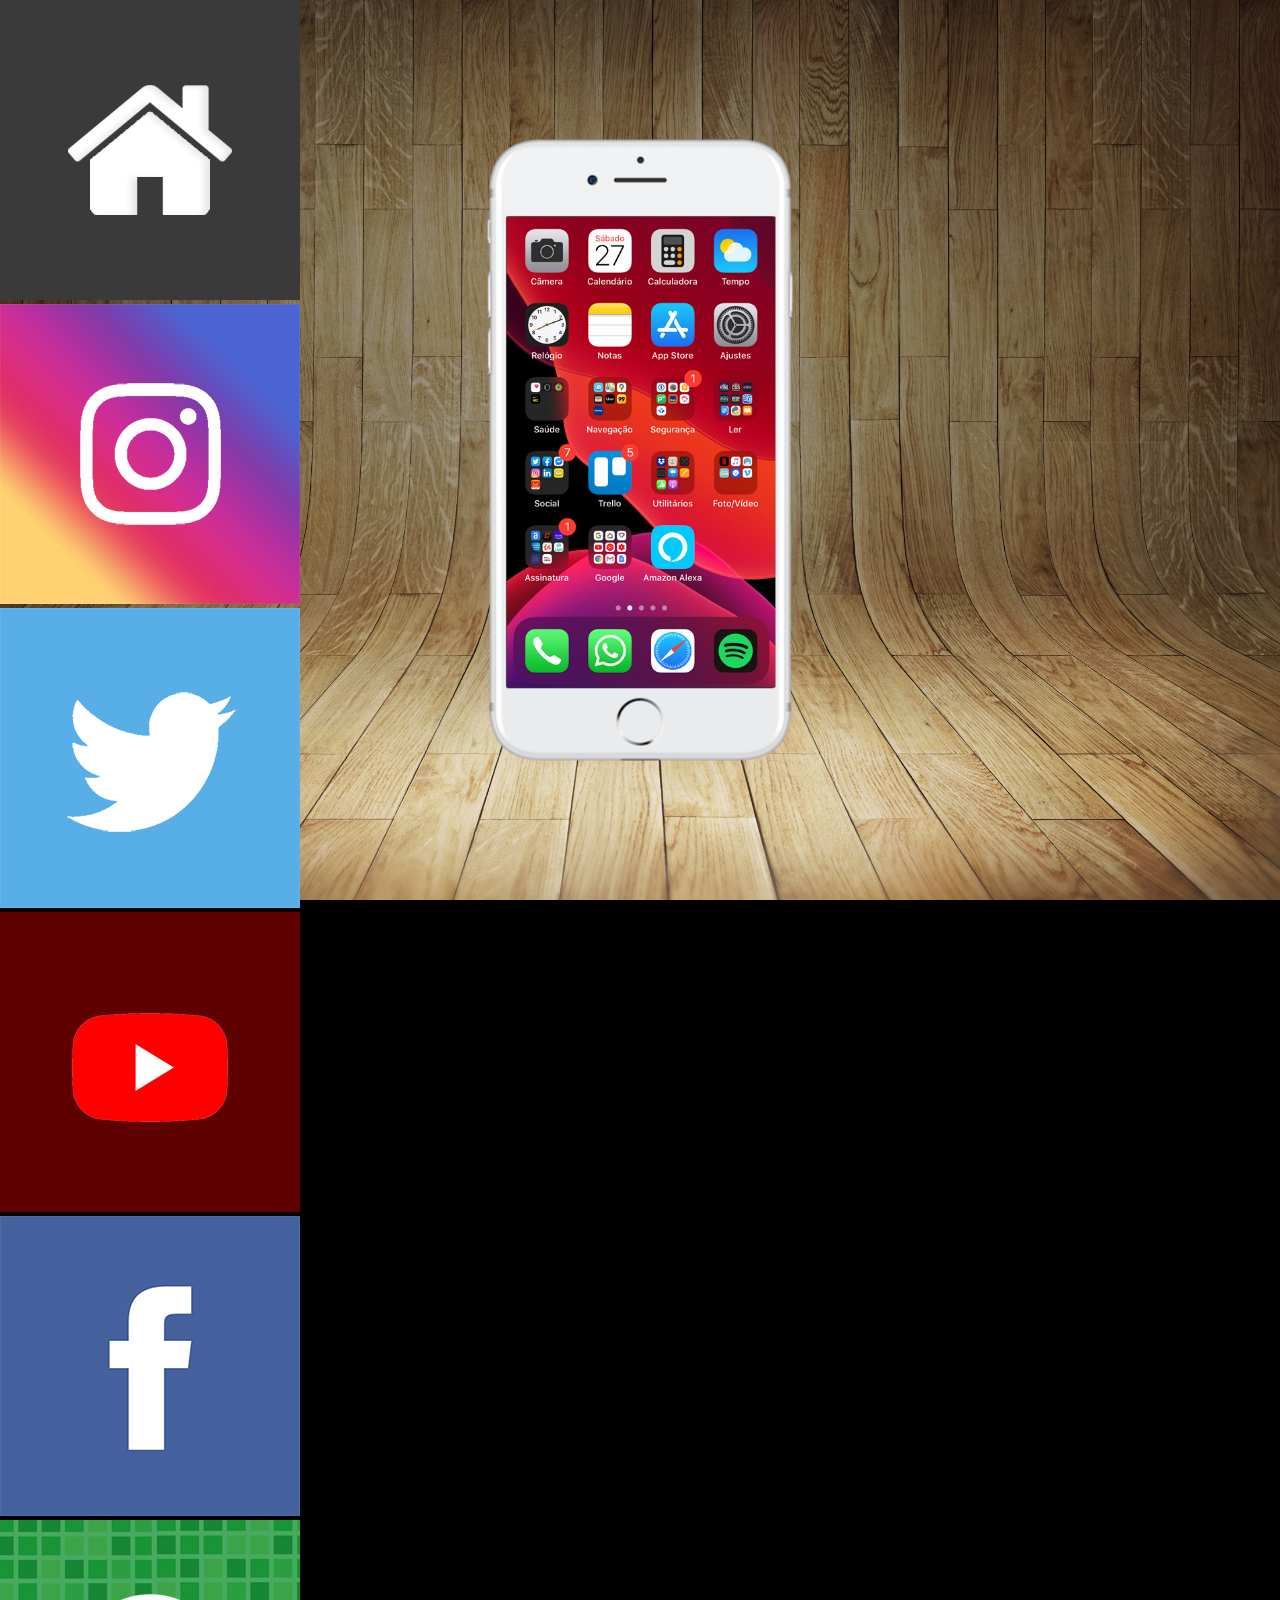
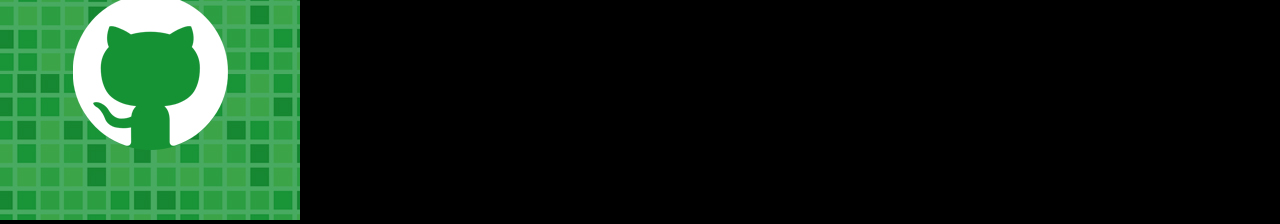
<file: index.html>
<!DOCTYPE html>
<html lang="pt-br">
<head>
    <meta charset="UTF-8">
    <meta name="viewport" content="width=device-width, initial-scale=1.0">
    <link rel="shortcut icon" href="favicon.ico" type="image/x-icon">
    <link rel="stylesheet" href=" estilos/style.css">
    <title>Projeto Redes Sociais</title>
</head>
<body>
    <main>
        <section id="telefone">
          <iframe src="home.html" name="tela" id="tela" frameborder="0"></iframe>
        </section>
        <section id="redes-sociais">
            <a href="home.html" target="tela"><img src="imagens/logo-home.jpg" alt="Home"></a><br>
            <a href="#" target="tela"><img src="imagens/logo-instagram.jpg" alt="Instragram"></a><br>
            <a href="#" target="tela"><img src="imagens/logo-twitter.jpg" alt="Twitter"></a><br>
            <a href="youtube.html" target="tela"><img src="imagens/logo-youtube.jpg" alt="Youtube"></a><br>
            <a href="" target="tela"><img src="imagens/logo-facebook.jpg" alt="Facebook"></a><br>
            <a href="github.html" target="tela"><img src="imagens/logo-github.jpg" alt="Github"></a>

        </section>
    </main>
</body>
</html>
</file>
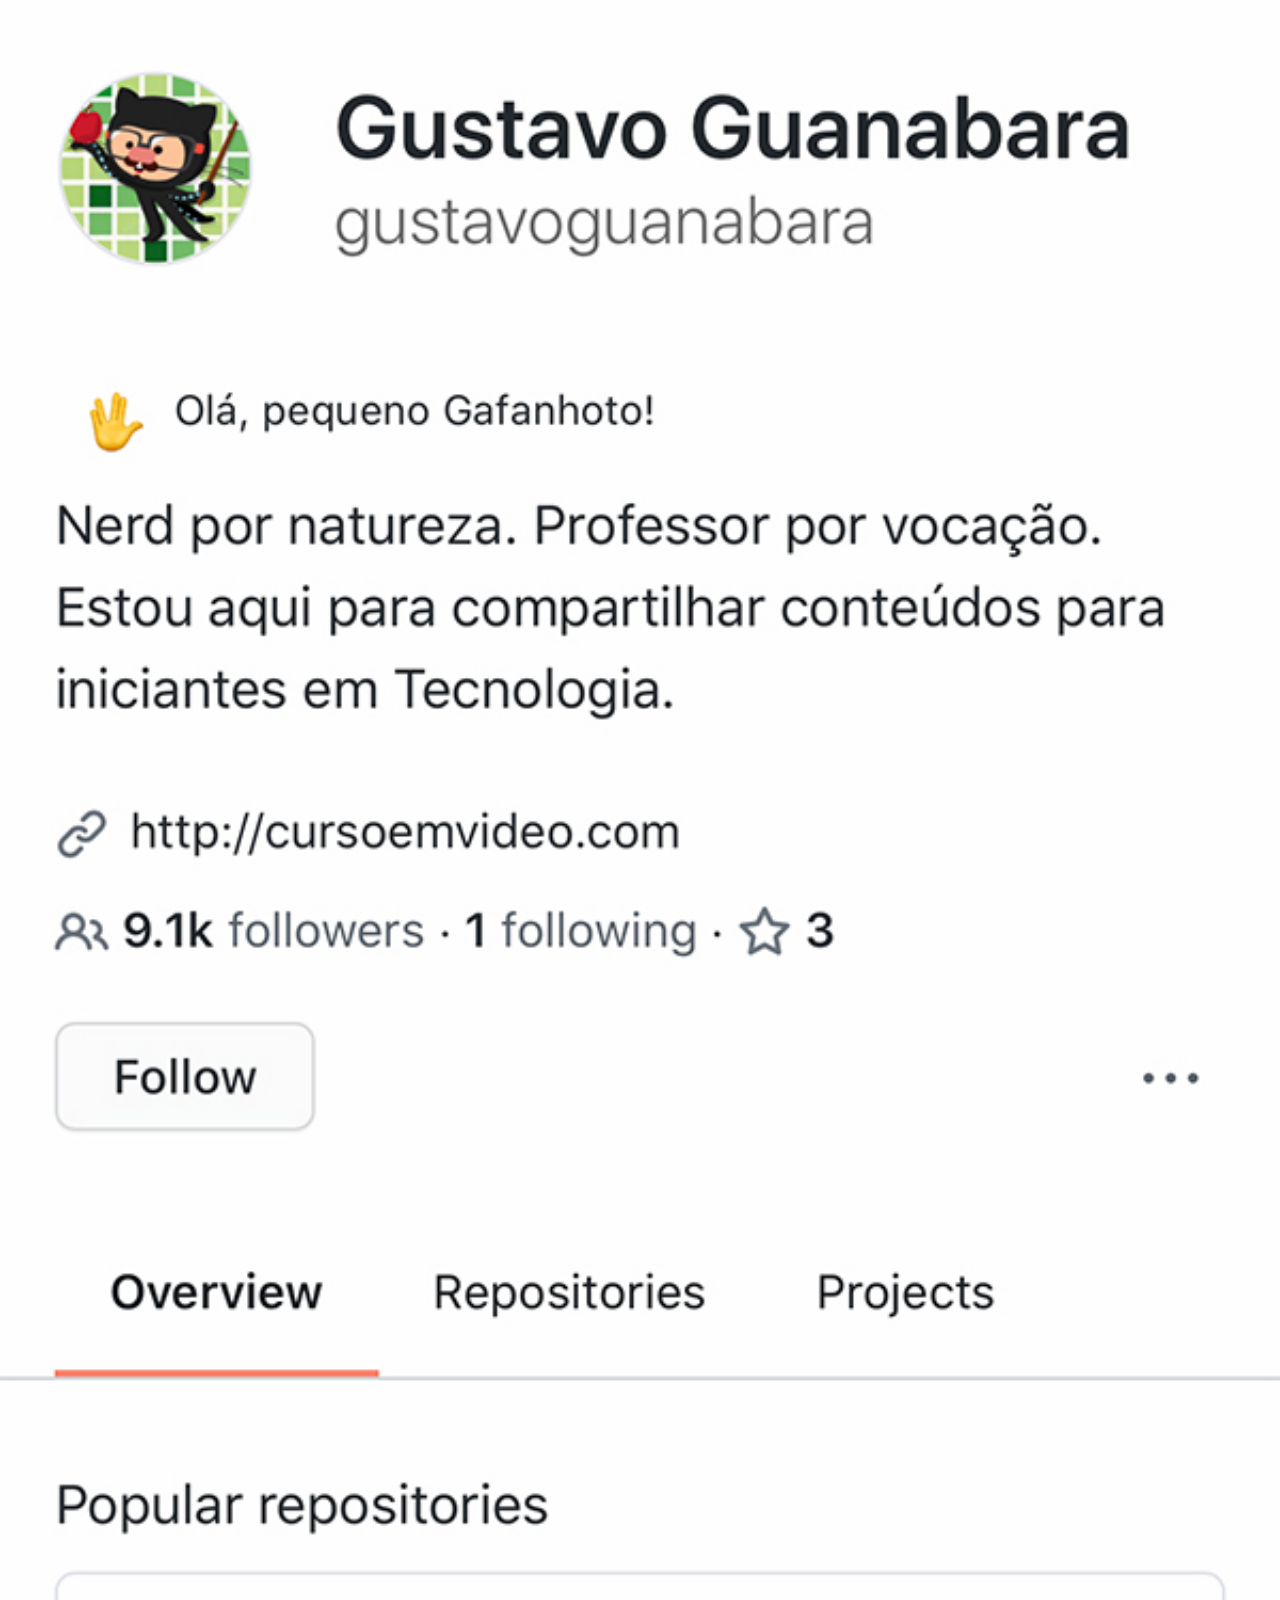
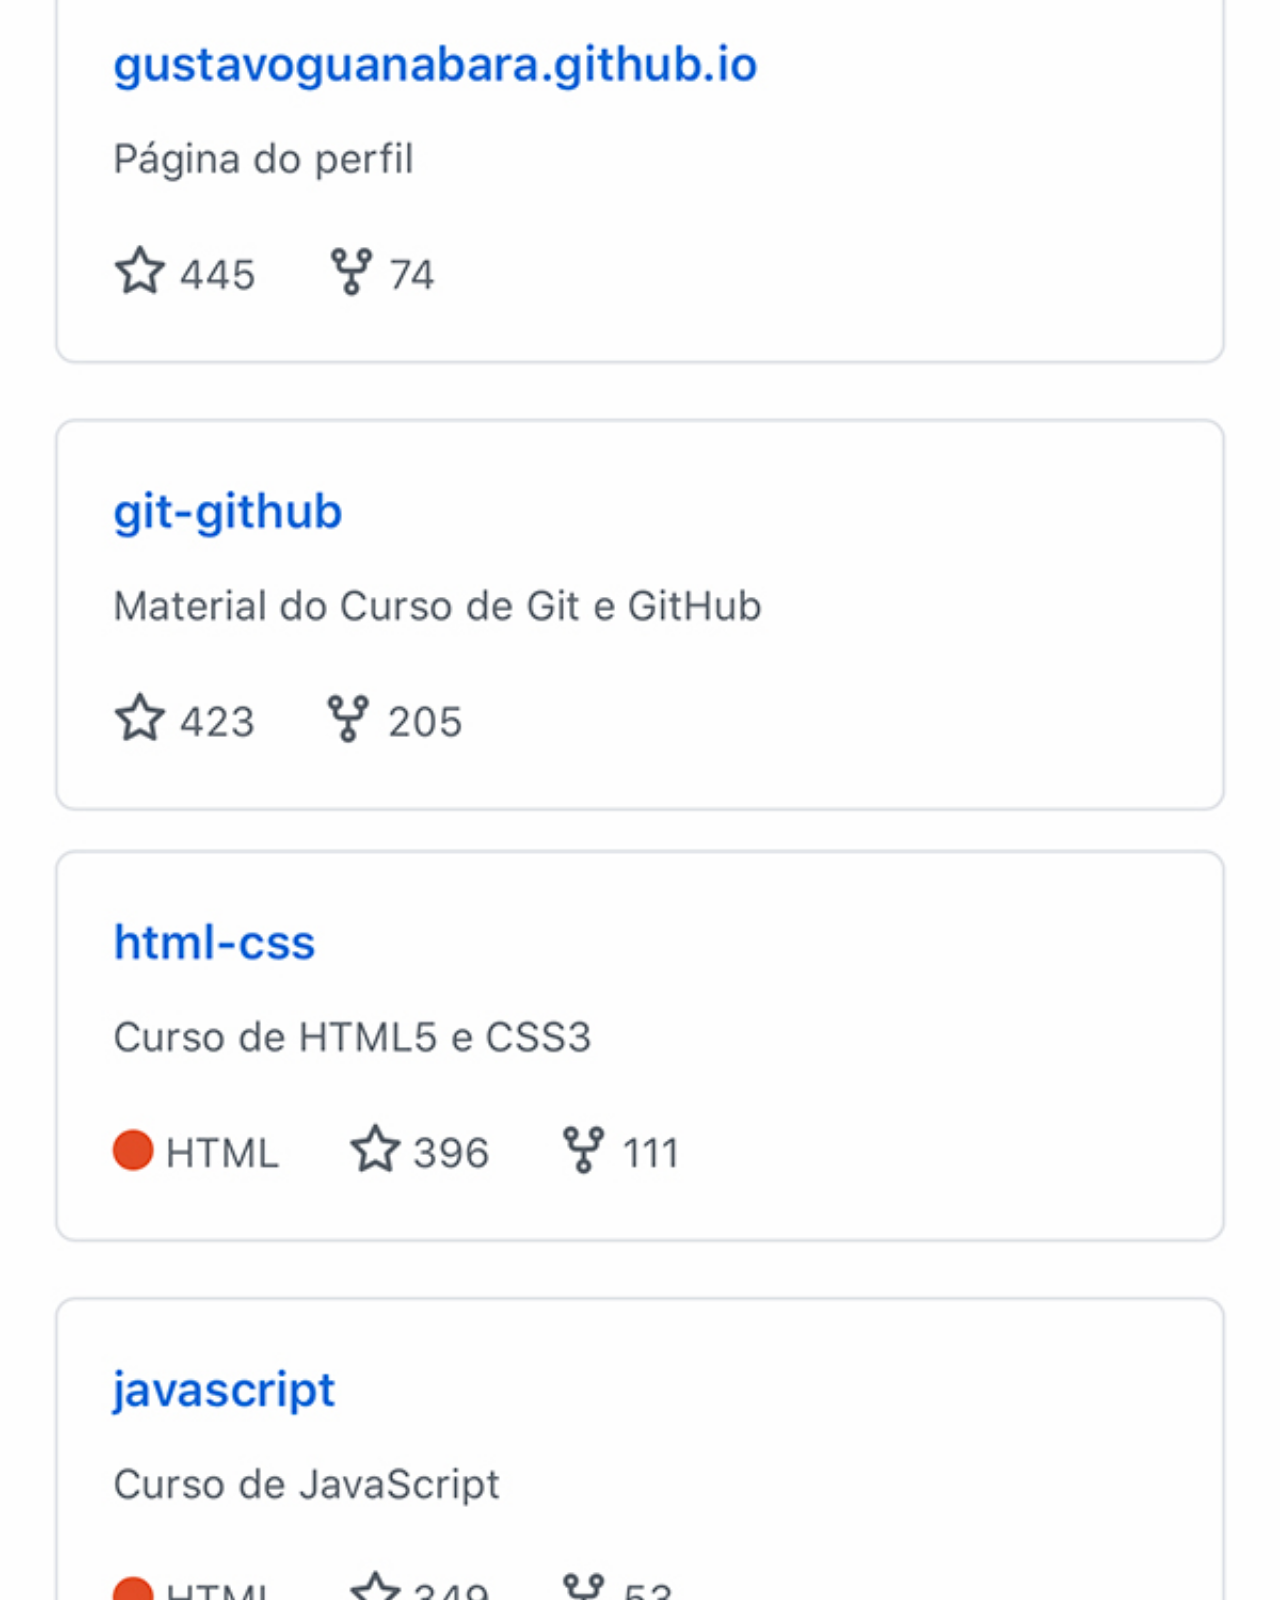
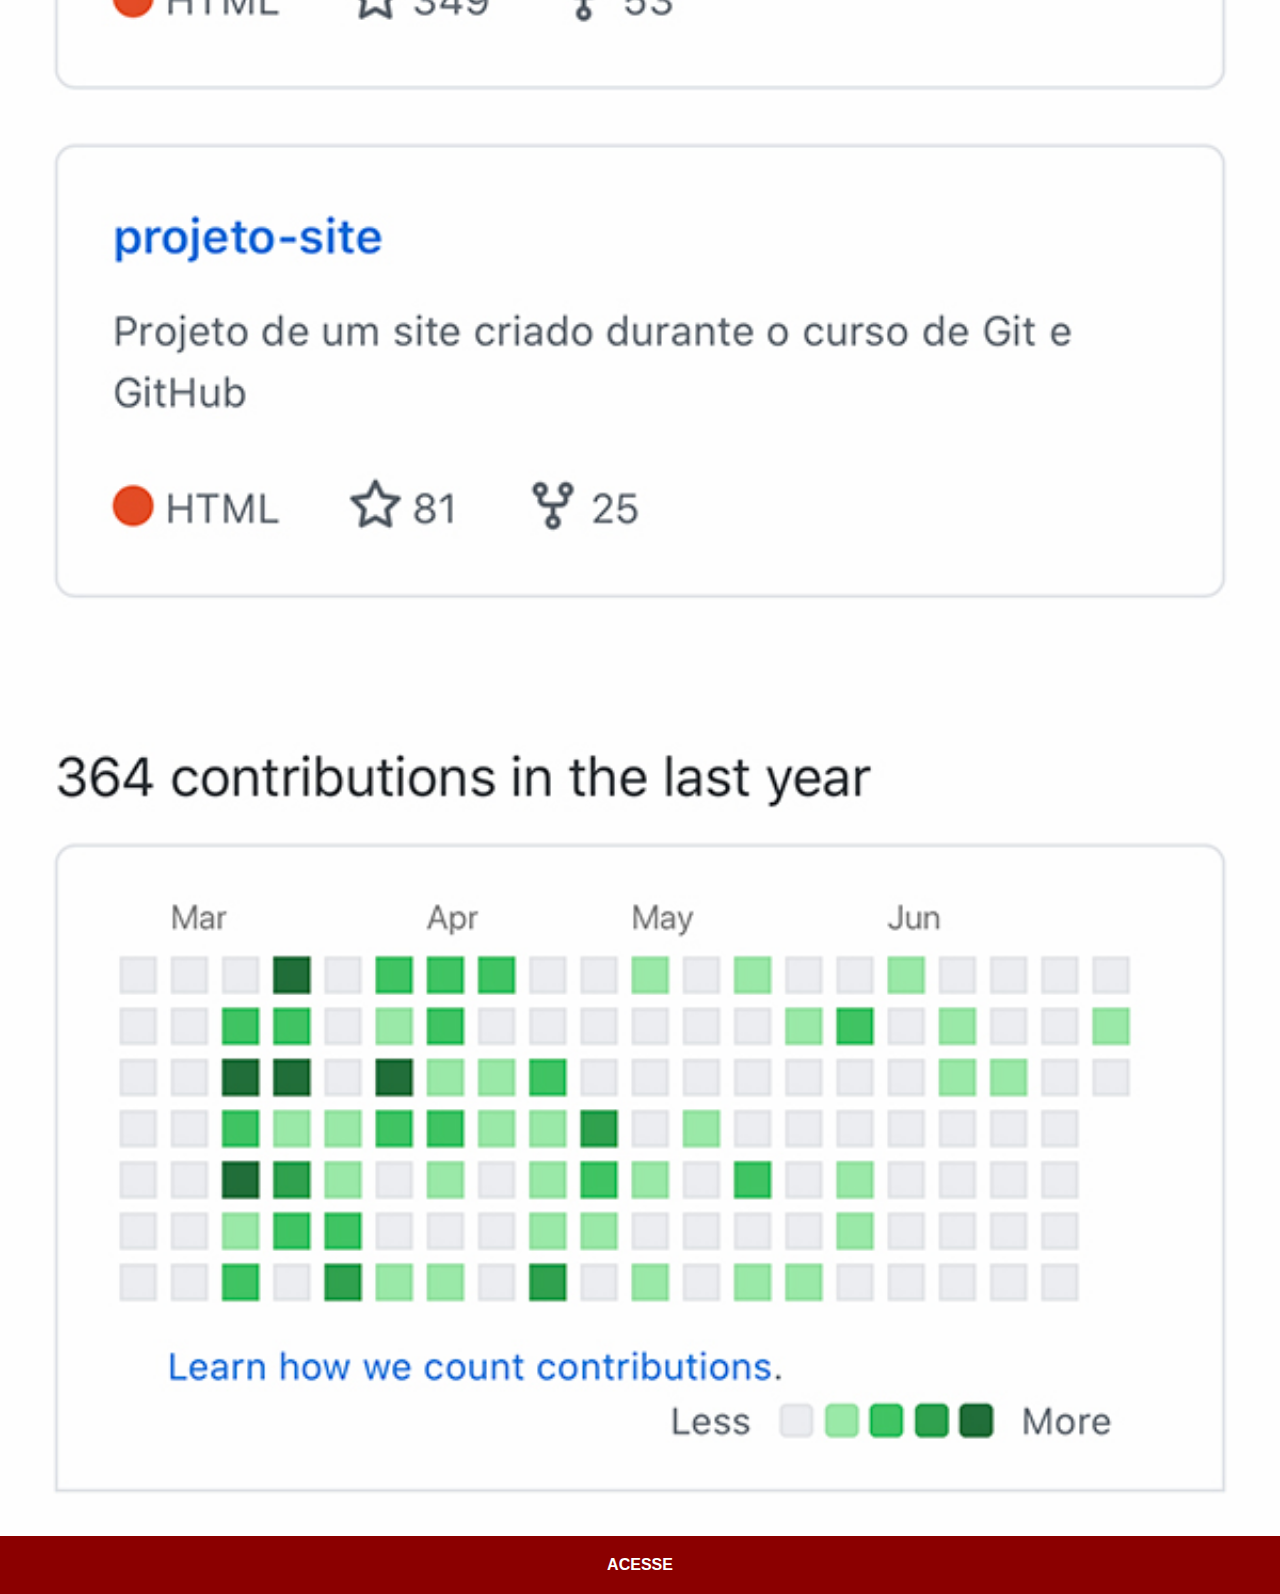
<file: github.html>
<!DOCTYPE html>
<html lang="pt-br">
<head>
    <meta charset="UTF-8">
    <meta name="viewport" content="width=device-width, initial-scale=1.0">
    <title>Github</title>
    <link rel="stylesheet" href="estilos/social.css">
</head>
<body>
    <img src="imagens/tela-github.jpg" alt="Github">
    <a href="https://github.com/gustavoguanabara/" target="_blank">ACESSE</a>
</body>
</html>
</file>
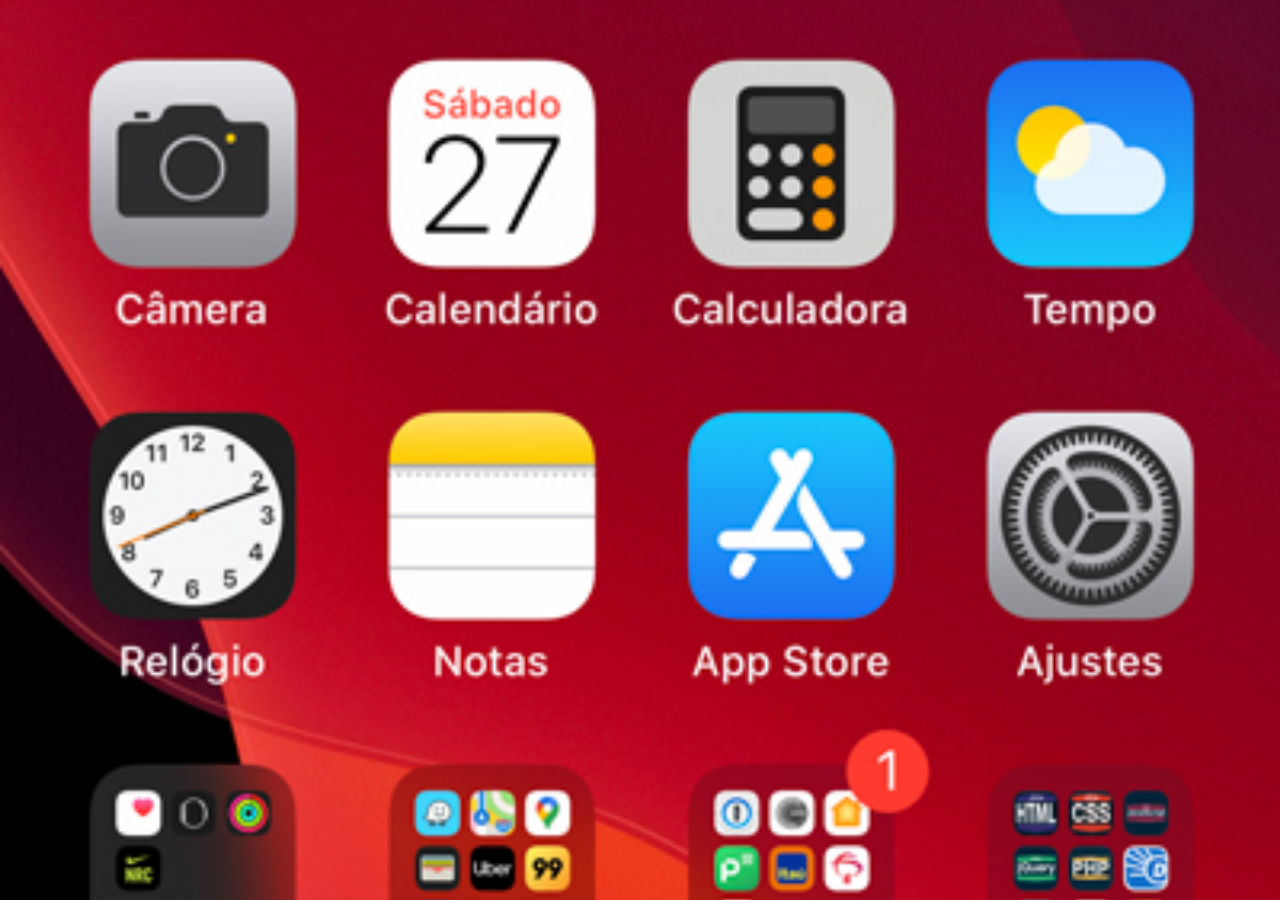
<file: home.html>
<!DOCTYPE html>
<html lang="pt-br">
<head>
    <meta charset="UTF-8">
    <meta name="viewport" content="width=device-width, initial-scale=1.0">
    <title>Home</title>
</head>
<style>
    * {
        margin: 0px;
        padding: 0px;
    }

    body {
        width: 100vw;
        height: 100vh;
        background: black url('imagens/tela-home.jpg') no-repeat top center;
        background-size: cover;
    }
</style>
<body>
    
</body>
</html>
</file>
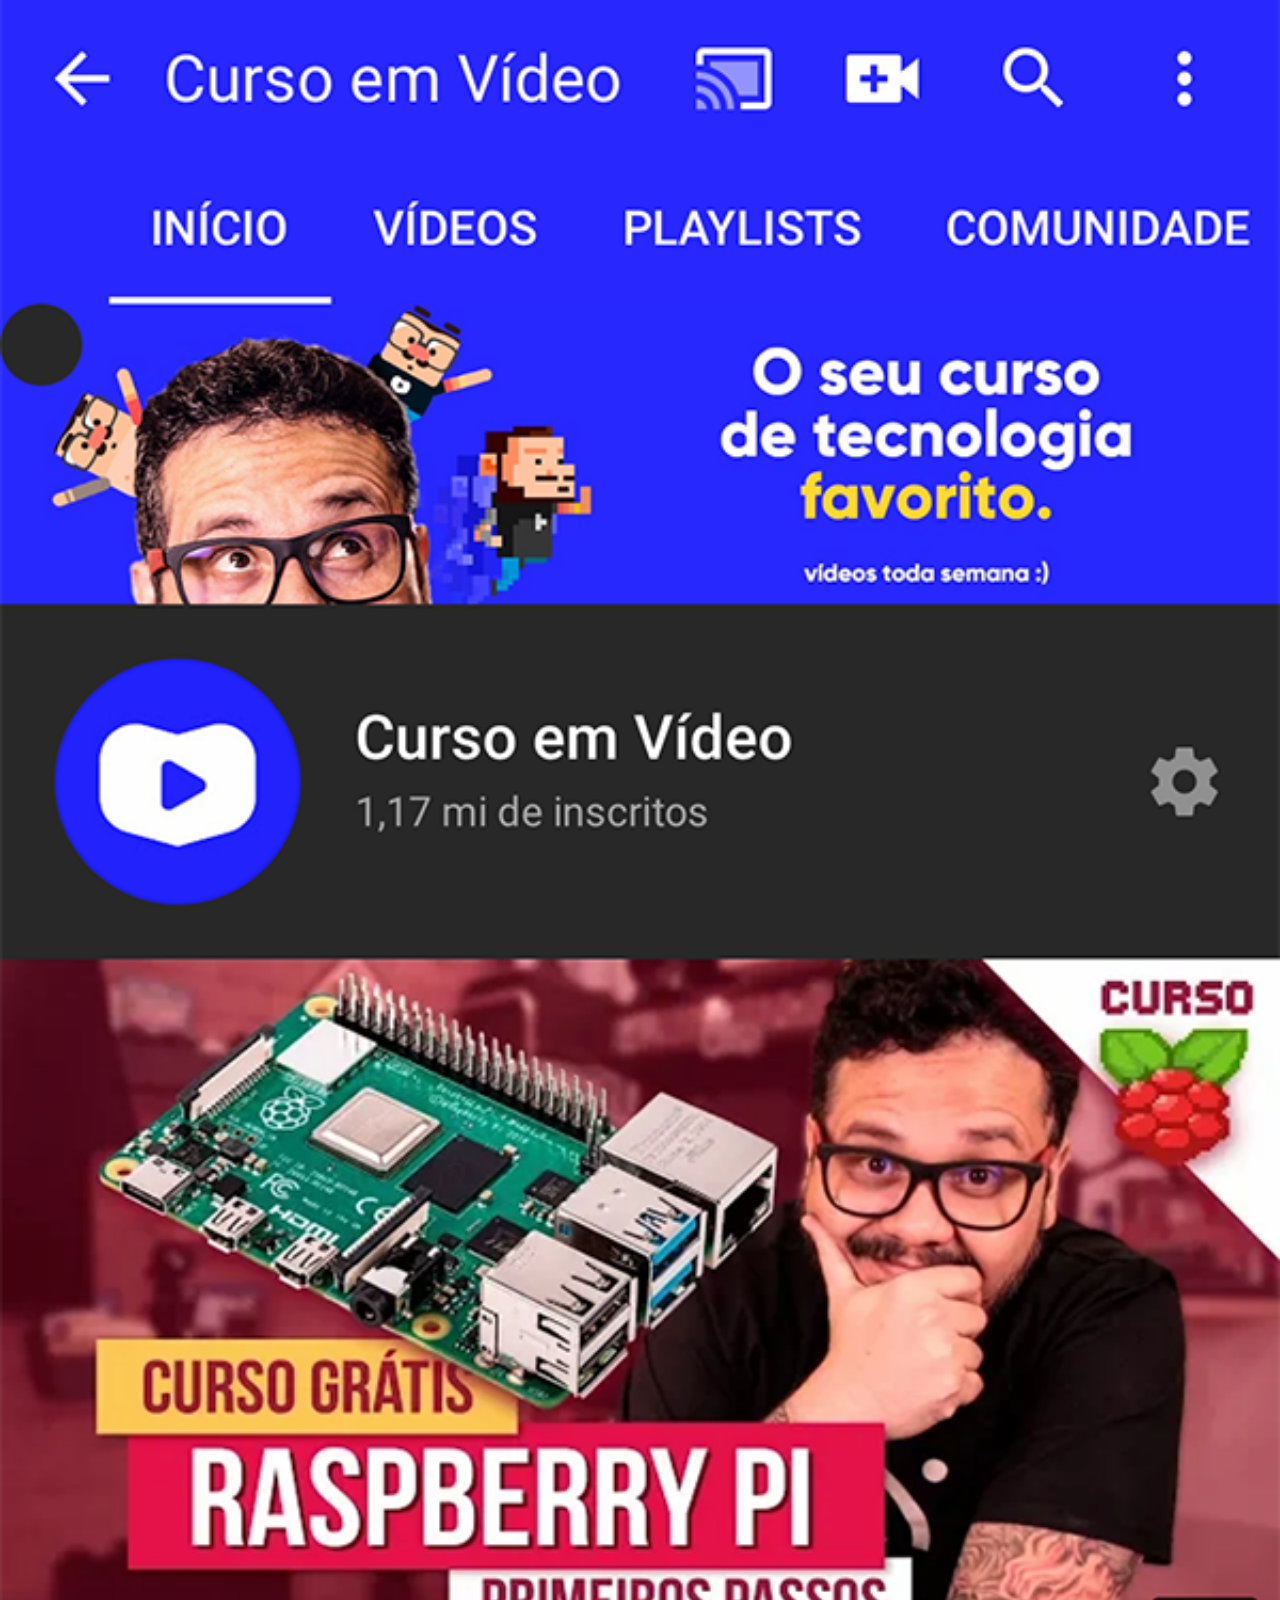
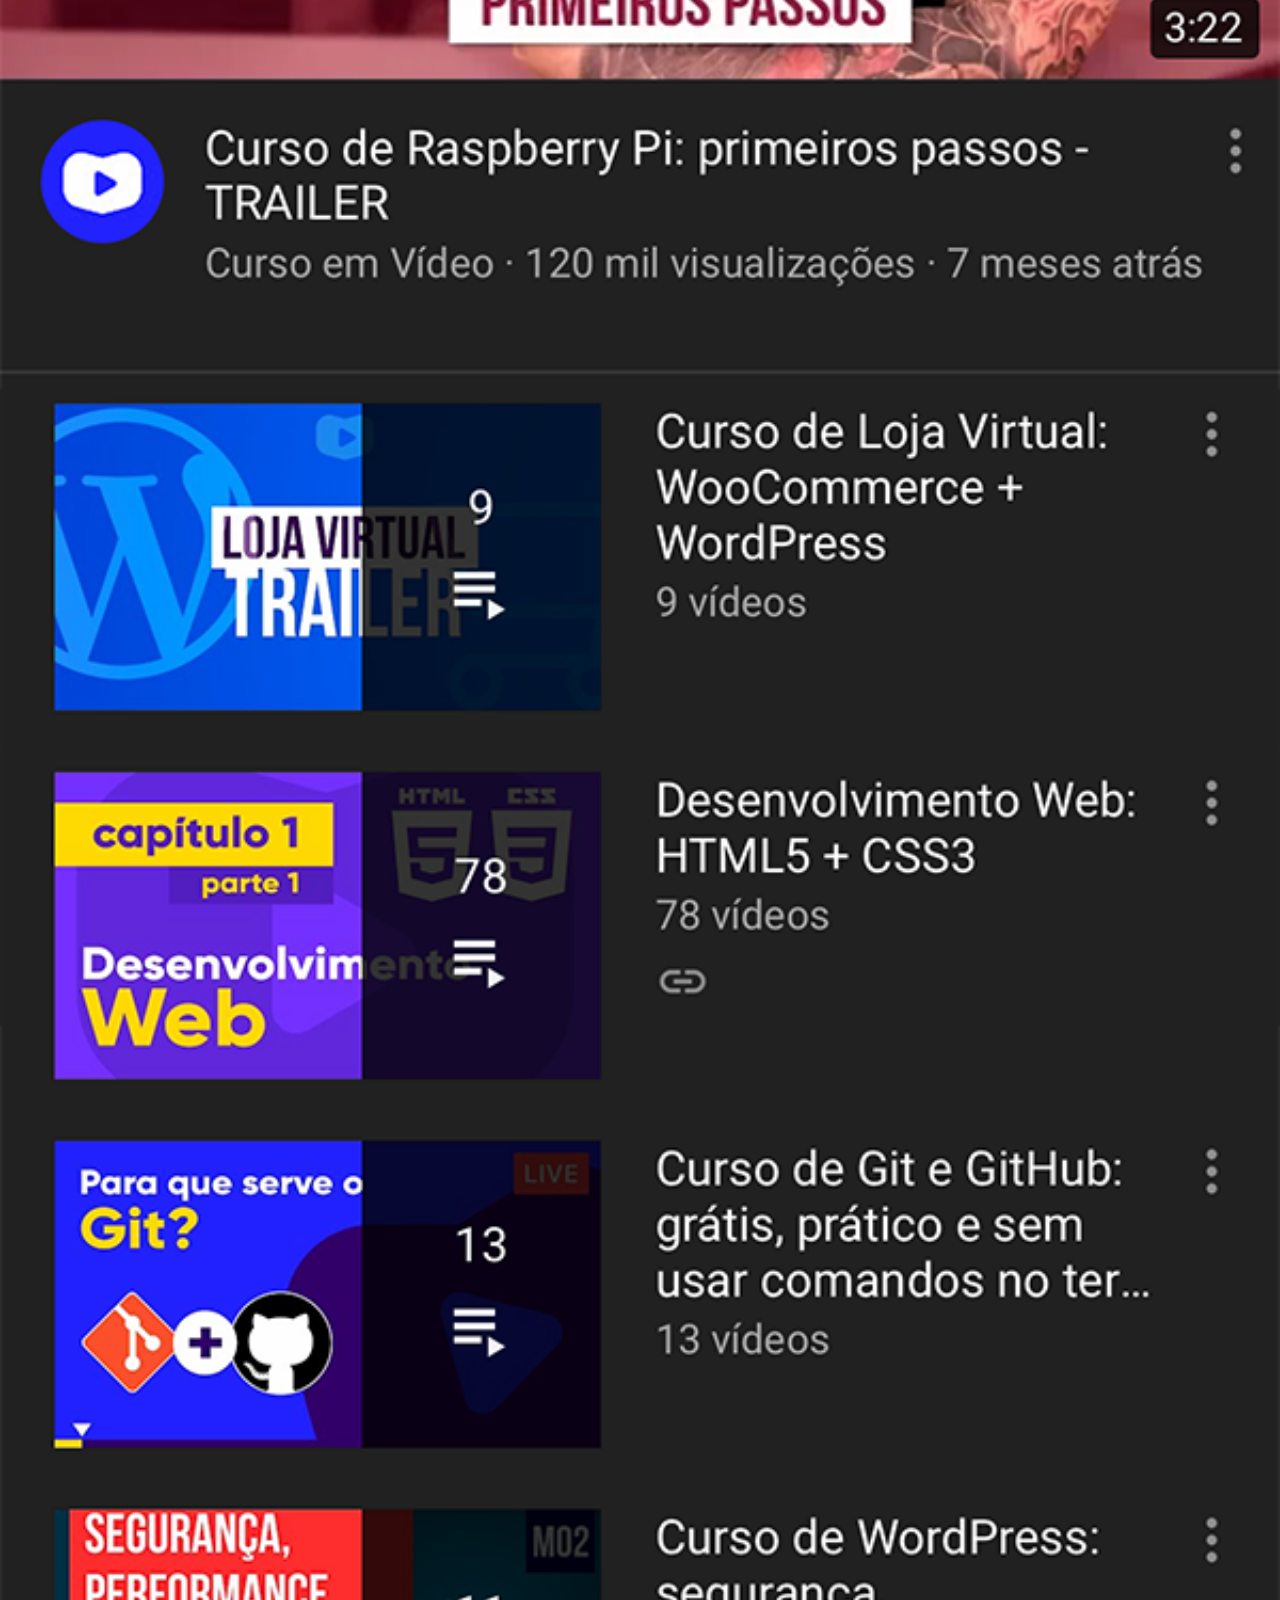
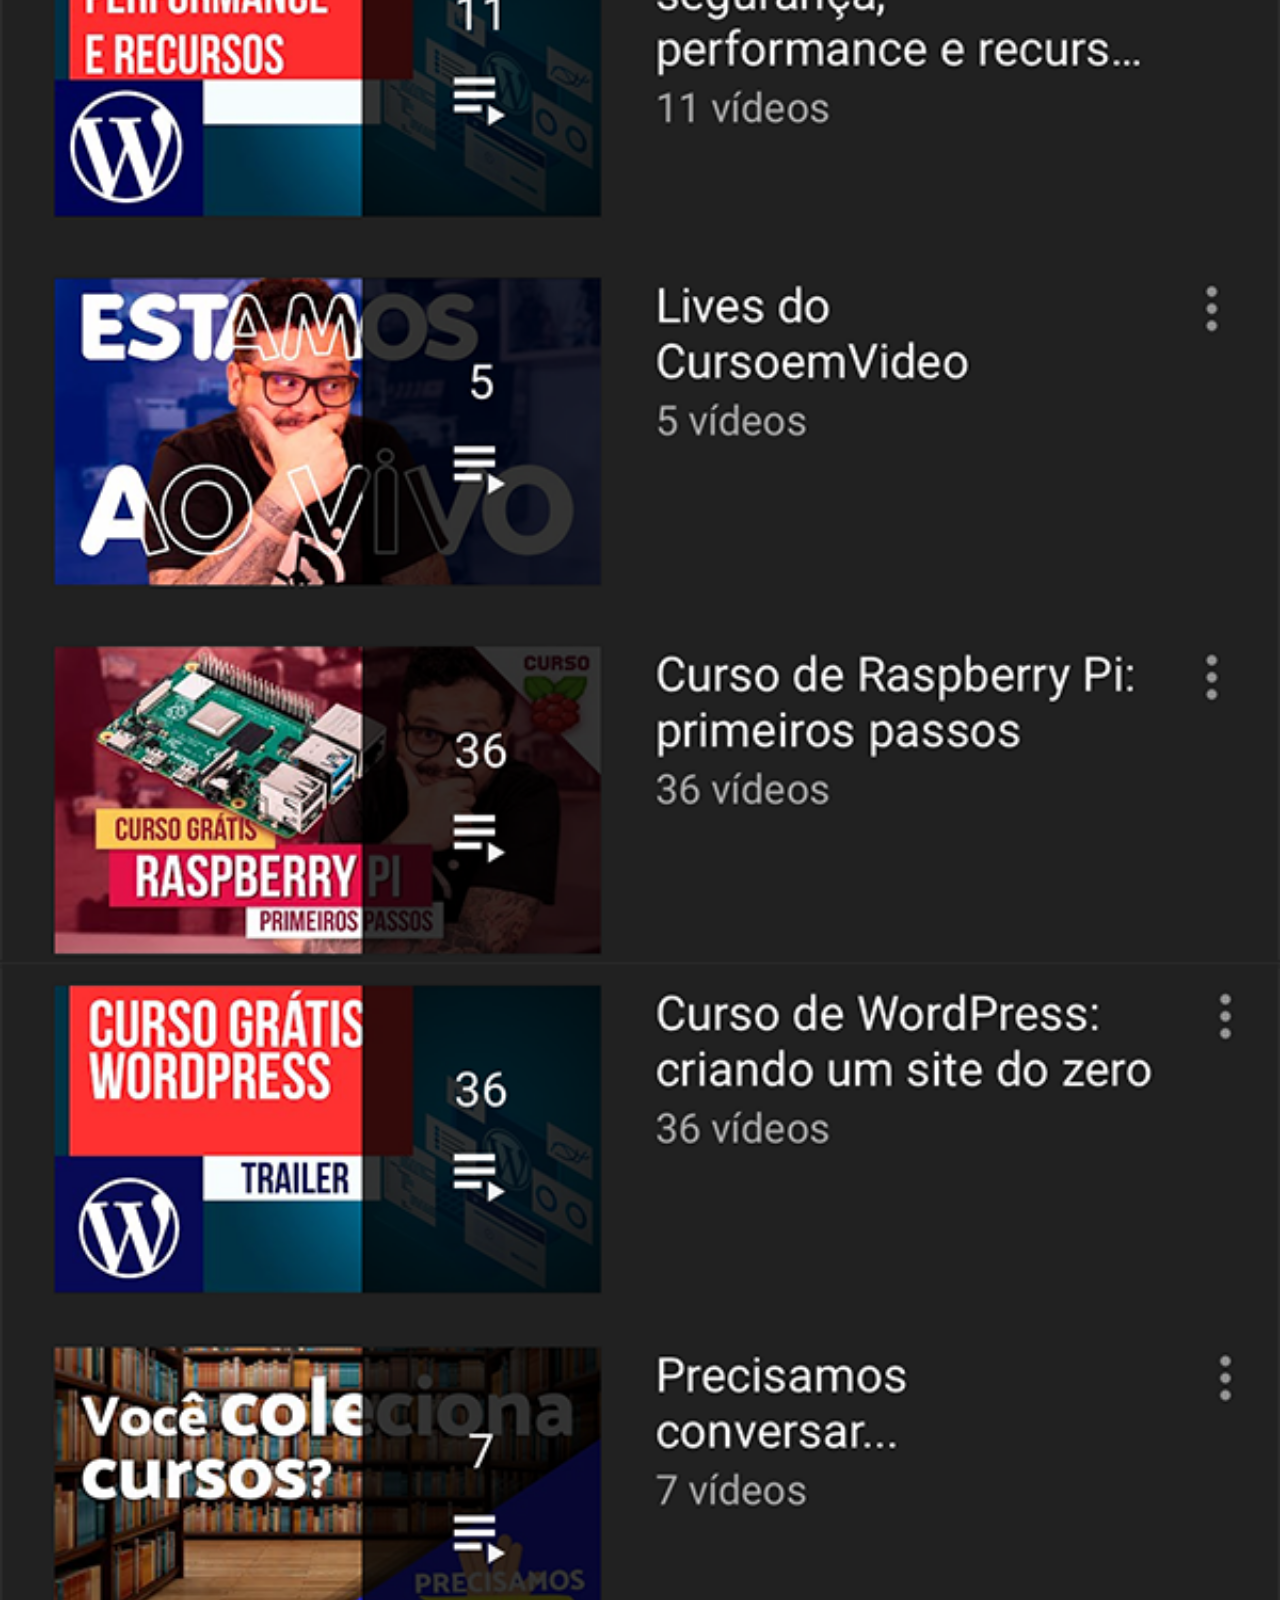
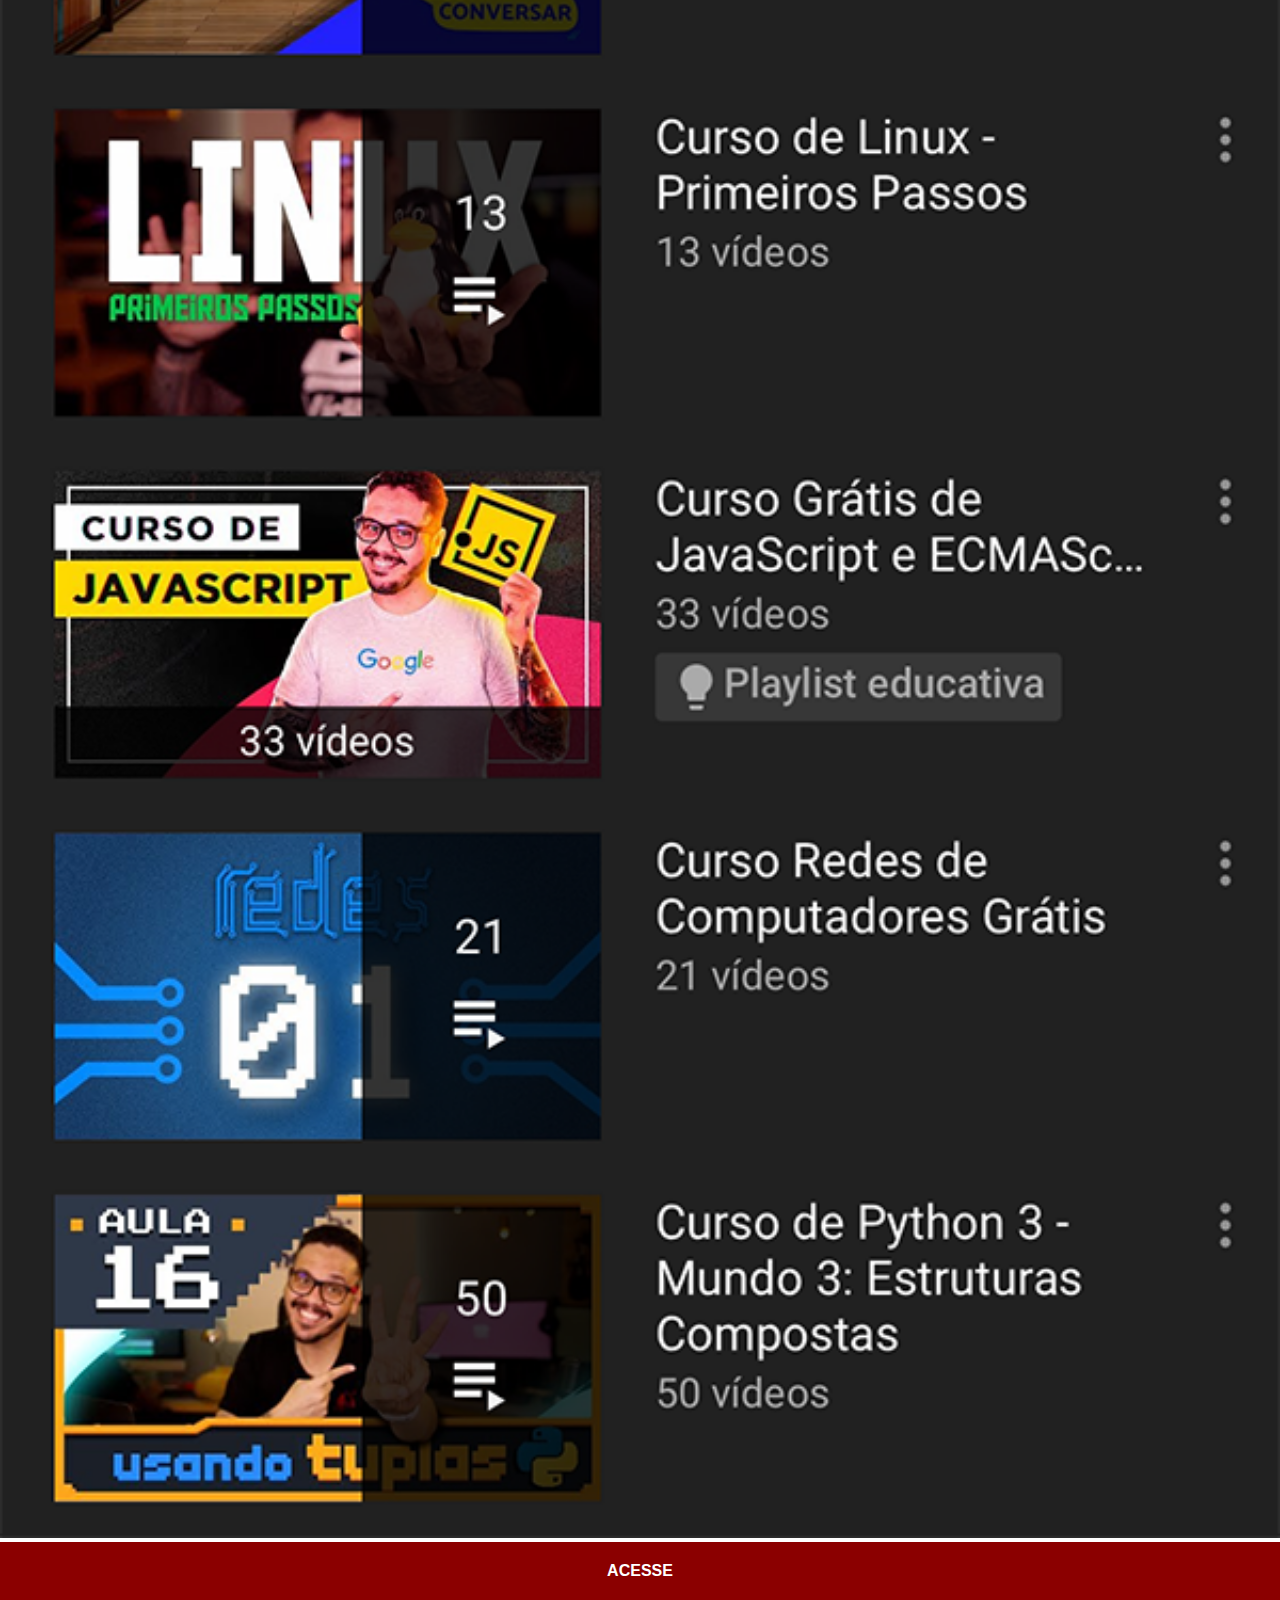
<file: youtube.html>
<!DOCTYPE html>
<html lang="pt-br">
<head>
    <meta charset="UTF-8">
    <meta name="viewport" content="width=device-width, initial-scale=1.0">
    <title>Youtube</title>
    <link rel="stylesheet" href="estilos/social.css">
</head>
<body>
    <img src="imagens/tela-youtube.png" alt="Youtube">
    <a href="https://www.youtube.com/user/cursoemvideo/playlists" target="_blank" >ACESSE</a>
</body>
</html>
</file>
<file: estilos/style.css>
@charset "UTF-8";

* {
    margin: 0px;
    padding: 0px;
    font-family: Arial, Helvetica, sans-serif;
}

html, body {
    height: 100vh;
    width: 100vw;
    background-color: black;
}

body {
    background: url('../imagens/fundo-madeira.jpg') no-repeat top center;
    background-size: cover;
    background-attachment: fixed;
}

main {
    position: relative;
    height: 100vh;
}

section#telefone {
    position: absolute;
    top: 50%;
    left: 50%;
    transform: translate(-50%, -50%);

    height: 627px;
    width: 311px;
    background: url('../imagens/frame-iphone.png') no-repeat;
}

iframe#tela {
    position: relative;
    top:80px ;
    left:22px ;
    width: 269px;
    height: 471px;
}
</file>
<file: estilos/social.css>
@charset "Utf-8";

 * {
        margin: 0px;
        padding: 0px;
        font-family: Arial, Helvetica, sans-serif;
     }

     ::-webkit-scrollbar {
        width: 0px;
        height: 0px;
     }

     img {
        width: 100vw;
     }

     a {
        display: block;
        background-color: darkred;
        color: white;
        padding: 20px;
        text-align: center;
        font-weight: bolder;
        text-decoration: none;
     }

     a:hover {
        background-color: red;
     }
</file>
